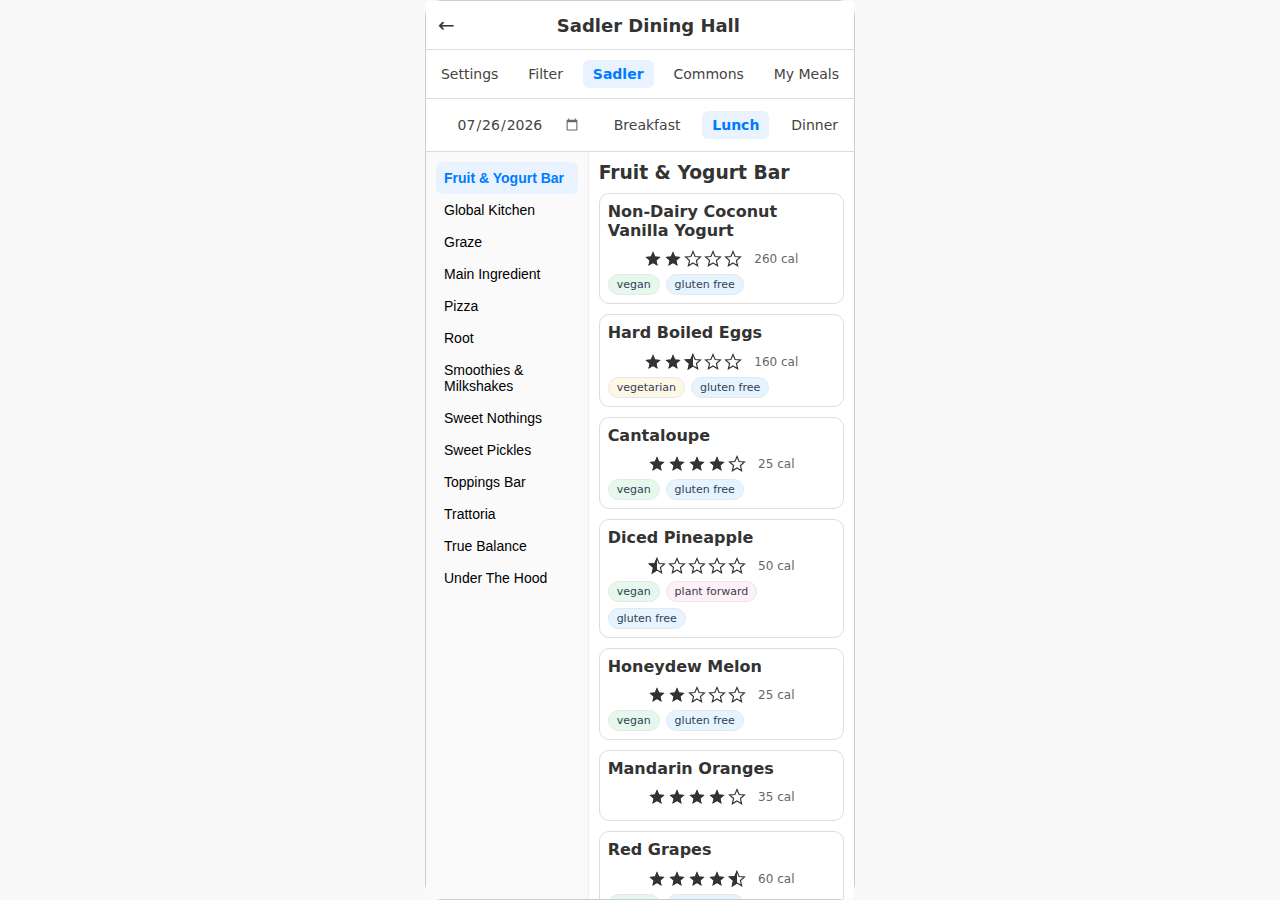
<file: hf_prototype/index.html>
<!DOCTYPE html>
<html lang="en">
  <head>
    <meta charset="UTF-8" />
    <meta http-equiv="refresh" content="0; url=sadler.html" />
    <script>
      // JavaScript fallback (works if meta refresh fails)
      window.location.href = "sadler.html";
    </script>
    <title>Redirecting...</title>
  </head>
  <body>
    <p>Redirecting to Sadler Dining Hall...</p>
  </body>
</html>
</file>
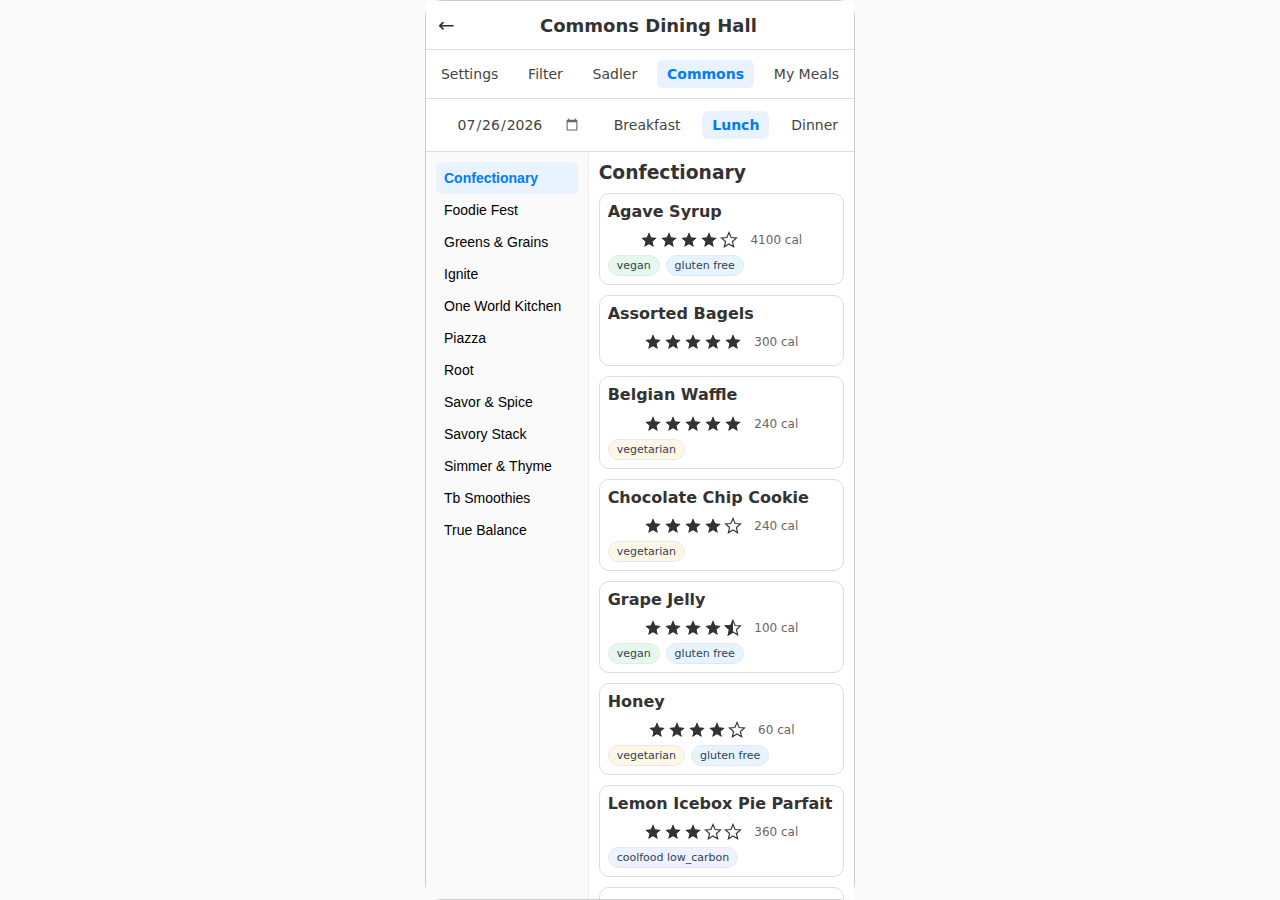
<file: hf_prototype/commons.html>
<!DOCTYPE html>
<html lang="en">
<head>
  <meta charset="UTF-8" />
  <meta name="viewport" content="width=device-width, initial-scale=1.0" />
  <title>Commons Dining Hall – Smart Bytes</title>
  <link rel="stylesheet" href="style/main.css" />
</head>
<body>
  <header>
    <a class="back" href="commons.html">&#8592;</a>
    <h1>Commons Dining Hall</h1>
  </header>

  <nav>
    <a href="settings.html">Settings</a>
    <a href="#" id="filter-link">Filter</a>
    <a href="sadler.html">Sadler</a>
    <a href="commons.html" class="active">Commons</a>
    <a href="my-meals.html">My Meals</a>
  </nav>

  <!-- DR5 meal/date nav (inline date picker, no modal) -->
  <nav class="meal-nav" aria-label="Meal and date navigation">
    <input type="date" id="meal-date-input" class="meal-date" aria-label="Select date" />
    <button type="button" class="meal-btn" data-meal="breakfast" aria-pressed="false">Breakfast</button>
    <button type="button" class="meal-btn" data-meal="lunch" aria-pressed="false">Lunch</button>
    <button type="button" class="meal-btn" data-meal="dinner" aria-pressed="false">Dinner</button>
  </nav>

  <div class="container">
    <div class="sidebar" id="sidebar"></div>
    <div class="menu-content" id="menuContent"></div>
  </div>

    <!-- Modal (shared template) -->
  <div id="itemModal" class="modal hidden">
    <div class="modal-content">
      <button class="close-btn" aria-label="Close">×</button>
      <div class="img-frame">
      <img id="modal-img" alt="">
      </div>
      <h2 id="modal-title"></h2>
      <p id="modal-calories"></p>
      <p id="modal-desc"></p>
      <div id="modal-badges" class="badges"></div>
      <button id="modalAddBtn" type="button" class="eat-btn eat-btn--primary">
      Add to My Meals
      </button>
    </div>
  </div>

  <script src="scripts/menu-modal.js"></script>
  <script src="scripts/menu-loader.js"></script>
  <script src="scripts/menu-scroll.js"></script>
  <script src="scripts/meal-nav.js" defer></script>
  <script src="scripts/cart.js" defer></script>
</body>
</html>
</file>
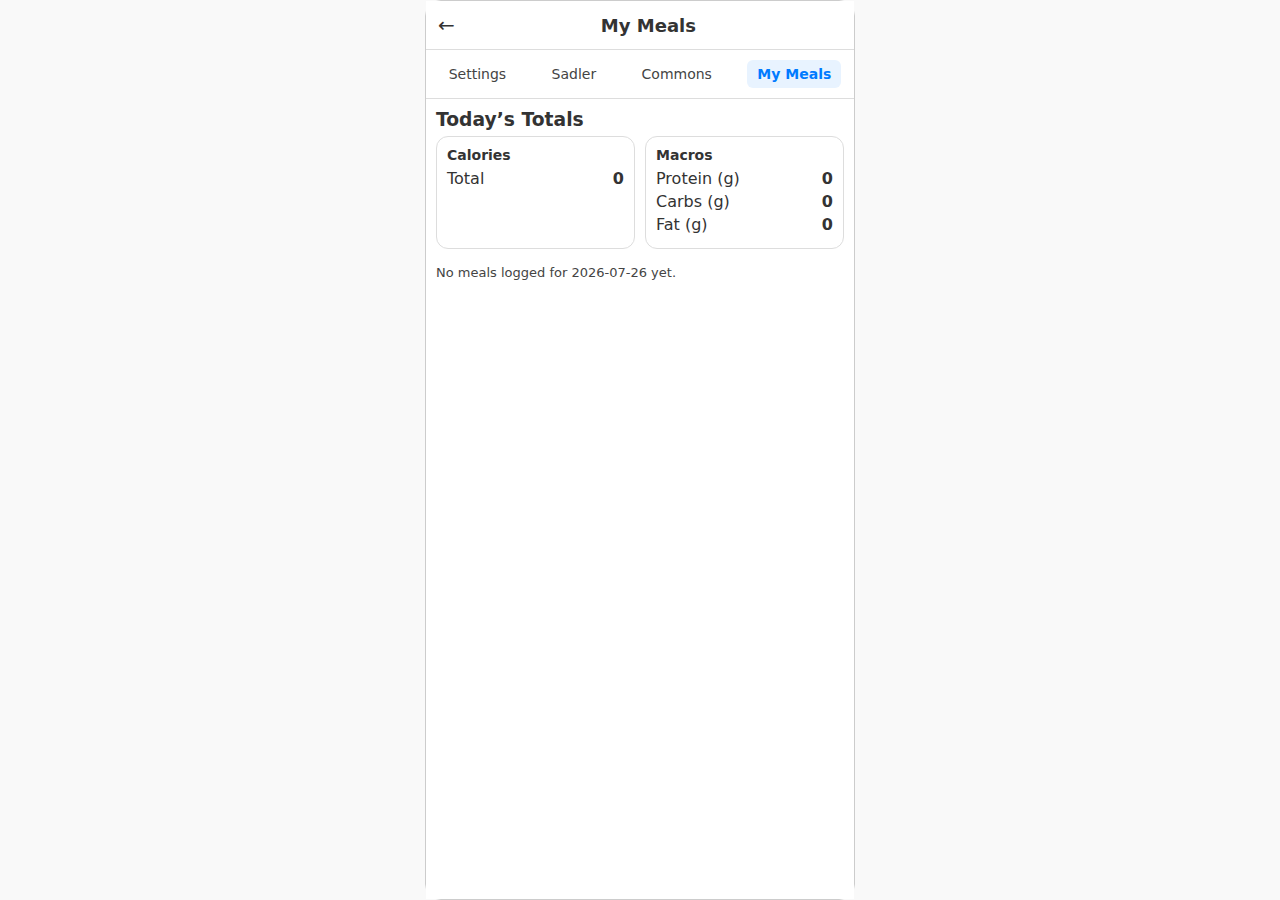
<file: hf_prototype/my-meals.html>
<!DOCTYPE html>
<html lang="en">
<head>
  <meta charset="UTF-8" />
  <meta name="viewport" content="width=device-width, initial-scale=1.0"/>
  <title>My Meals – Smart Bytes</title>
  <link rel="stylesheet" href="style/main.css"/>
</head>
<body>
  <header>
    <a class="back" href="sadler.html">&#8592;</a>
    <h1>My Meals</h1>
  </header>

  <nav>
    <a href="settings.html">Settings</a>
    <a href="sadler.html">Sadler</a>
    <a href="commons.html">Commons</a>
    <a href="my-meals.html" class="active">My Meals</a>
  </nav>

  <div class="container">
    <div class="menu-content" style="width:100%">
      <section class="section">
        <h3>Today’s Totals</h3>
        <div class="stats-wrap">
          <div class="stat-card">
            <h4>Calories</h4>
            <div class="stat-row"><span>Total</span><span class="val" id="stat-cal">0</span></div>
          </div>
          <div class="stat-card">
            <h4>Macros</h4>
            <div class="stat-row"><span>Protein (g)</span><span class="val" id="stat-pro">0</span></div>
            <div class="stat-row"><span>Carbs (g)</span><span class="val" id="stat-carbs">0</span></div>
            <div class="stat-row"><span>Fat (g)</span><span class="val" id="stat-fat">0</span></div>
          </div>
        </div>
        <div class="meal-list" id="meal-list"></div>
      </section>
    </div>
  </div>

  <script src="scripts/meal-nav.js" defer></script>
  <script src="scripts/cart.js" defer></script>
</body>
</html>
</file>
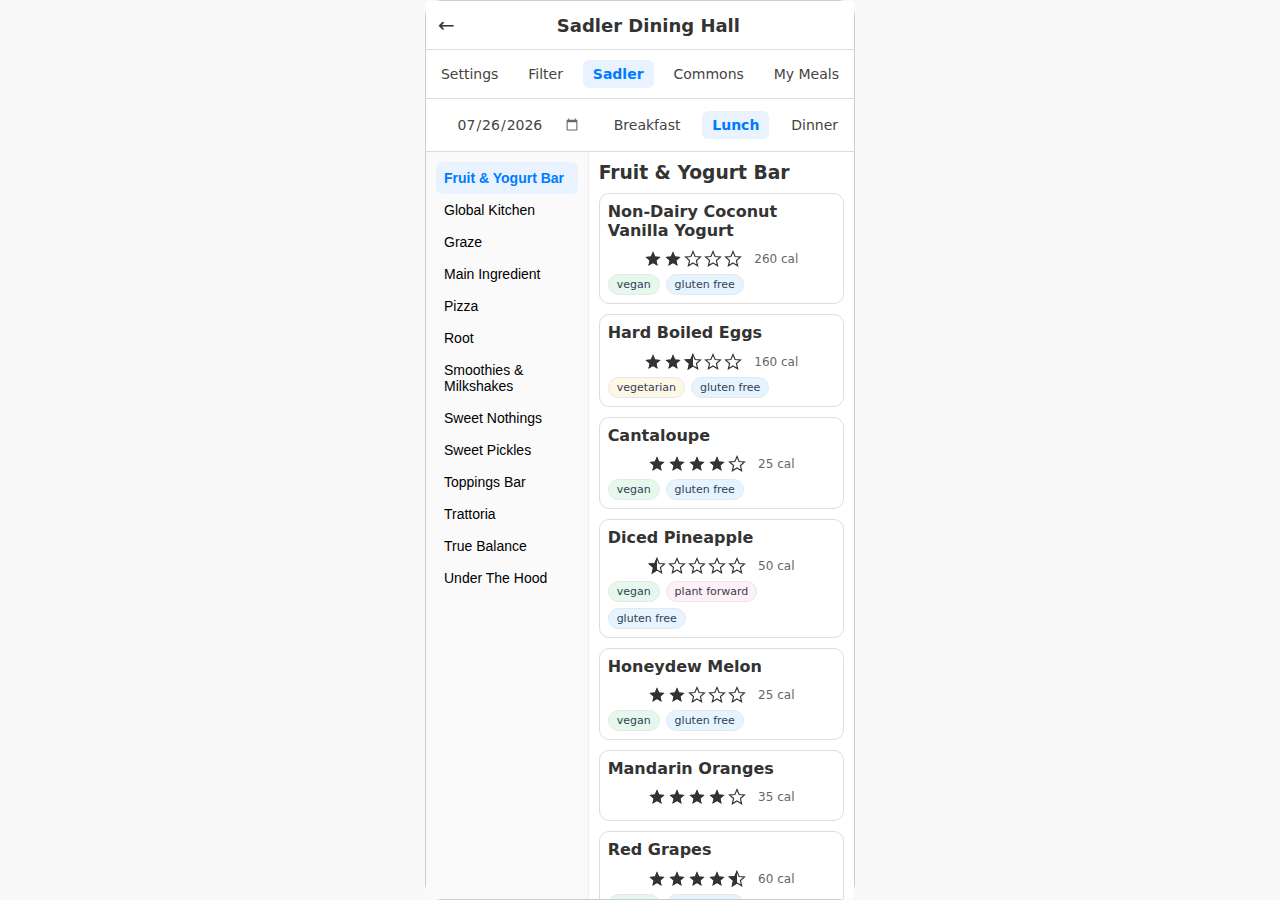
<file: hf_prototype/sadler.html>
<!DOCTYPE html>
<html lang="en">
<head>
  <meta charset="UTF-8" />
  <meta name="viewport" content="width=device-width, initial-scale=1.0" />
  <title>Sadler Dining Hall – Smart Bytes</title>
  <link rel="stylesheet" href="style/main.css" />
</head>
<body>
  <header>
    <a class="back" href="sadler.html">&#8592;</a>
    <h1>Sadler Dining Hall</h1>
  </header>

  <nav>
    <a href="settings.html">Settings</a>
    <a href="#" id="filter-link">Filter</a>
    <a href="sadler.html" class="active">Sadler</a>
    <a href="commons.html">Commons</a>
    <a href="my-meals.html">My Meals</a>
  </nav>

  <!-- DR5 meal/date nav (inline date picker, no modal) -->
  <nav class="meal-nav" aria-label="Meal and date navigation">
    <input type="date" id="meal-date-input" class="meal-date" aria-label="Select date" />
    <button type="button" class="meal-btn" data-meal="breakfast" aria-pressed="false">Breakfast</button>
    <button type="button" class="meal-btn" data-meal="lunch" aria-pressed="false">Lunch</button>
    <button type="button" class="meal-btn" data-meal="dinner" aria-pressed="false">Dinner</button>
  </nav>

  <div class="container">
    <div class="sidebar" id="sidebar"></div>
    <div class="menu-content" id="menuContent"></div>
  </div>

    <!-- Modal (shared template) -->
  <div id="itemModal" class="modal hidden">
    <div class="modal-content">
      <button class="close-btn" aria-label="Close">×</button>
      <div class="img-frame">
        <img id="modal-img" alt="">
      </div>
      <h2 id="modal-title"></h2>
      <p id="modal-calories"></p>
      <p id="modal-desc"></p>
      <div id="modal-badges" class="badges"></div>
      <button id="modalAddBtn" type="button" class="eat-btn eat-btn--primary">
      Add to My Meals
      </button>
    </div>
  </div>

  <script src="scripts/menu-modal.js"></script>
  <script src="scripts/menu-loader.js"></script>
  <script src="scripts/menu-scroll.js"></script>
  <script src="scripts/meal-nav.js" defer></script>
  <script src="scripts/cart.js" defer></script>
</body>
</html>
</file>
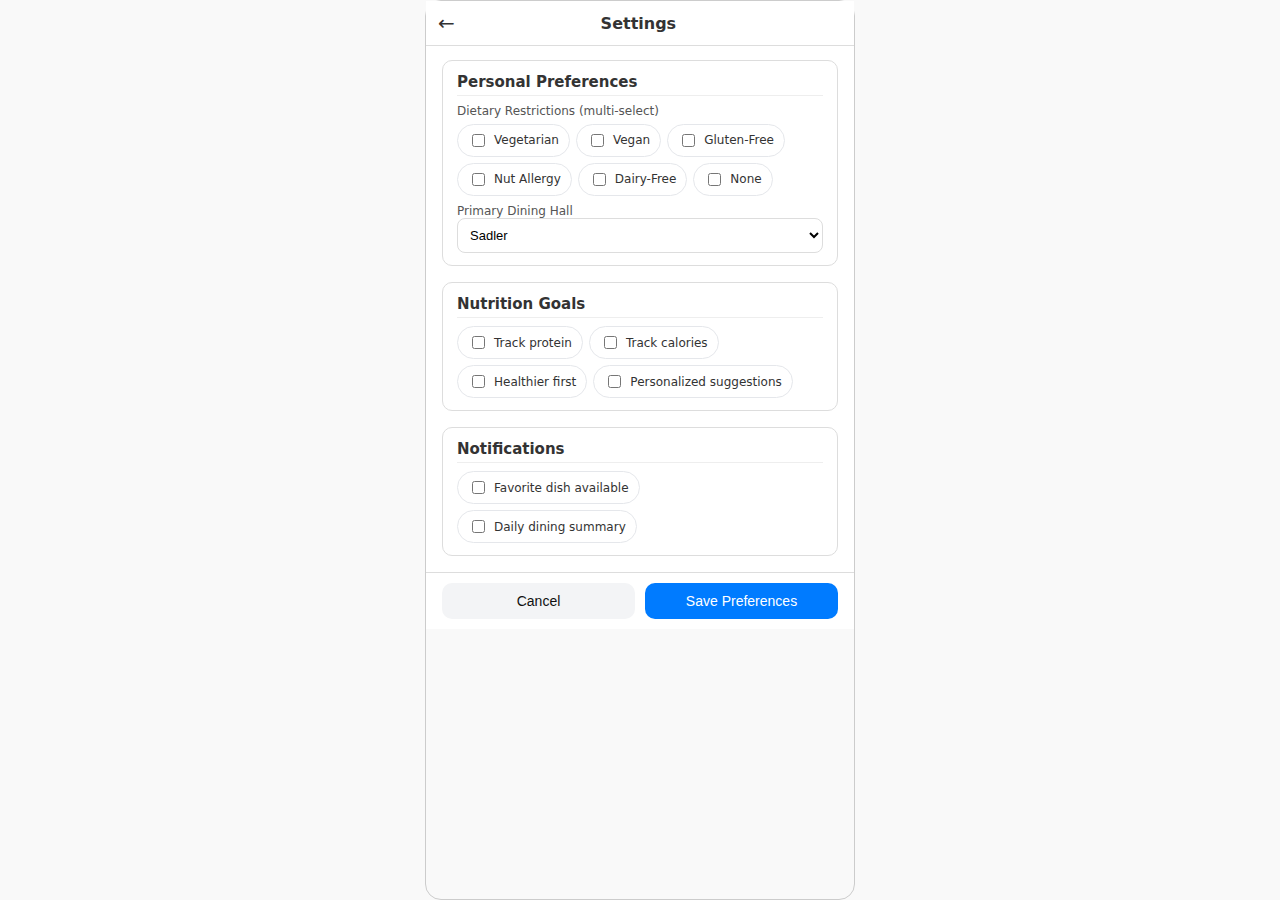
<file: hf_prototype/settings.html>
<!DOCTYPE html>
<html lang="en">
<head>
  <meta charset="UTF-8" />
  <meta name="viewport" content="width=device-width, initial-scale=1.0" />
  <title>Settings – Smart Bytes</title>
  <style>
    :root {
      --bg: #f9f9f9;
      --fg: #333;
      --card: #fff;
      --border: #ddd;
      --accent: #007bff;
      --muted: #666;
    }

    * {
      box-sizing: border-box;
    }

    body {
      margin: 0;
      font-family: "Inter", system-ui, -apple-system, Segoe UI, Roboto, Helvetica, Arial, sans-serif;
      background-color: var(--bg);
      color: var(--fg);
      max-width: 430px;
      margin: auto;
      border: 1px solid #ccc;
      border-radius: 16px;
      overflow-y: auto;
      height: 100vh;
    }

    header {
      display: flex;
      align-items: center;
      gap: 8px;
      background: var(--card);
      padding: 10px 12px;
      border-bottom: 1px solid var(--border);
      position: sticky;
      top: 0;
      z-index: 10;
    }

    header h1 {
      font-size: 16px;
      margin: 0 auto;
      text-align: center;
    }

    header a {
      font-size: 20px;
      color: inherit;
      text-decoration: none;
    }

    main {
      background: var(--card);
      padding: 14px 16px 16px;
      display: flex;
      flex-direction: column;
      gap: 16px;
    }

    .card {
      border: 1px solid var(--border);
      border-radius: 10px;
      padding: 12px 14px;
      background: var(--card);
    }

    .card h3 {
      margin: 0 0 8px;
      font-size: 15px;
      border-bottom: 1px solid #eee;
      padding-bottom: 4px;
    }

    label {
      display: flex;
      align-items: center;
      gap: 6px;
      font-size: 13px;
      line-height: 1.2;
    }

    select {
      width: 100%;
      padding: 8px;
      border: 1px solid #ddd;
      border-radius: 8px;
      font-size: 13px;
      background: #fff;
    }

    .chips {
      display: flex;
      flex-wrap: wrap;
      gap: 6px;
    }

    .chip {
      display: flex;
      align-items: center;
      gap: 6px;
      border: 1px solid #e5e7eb;
      border-radius: 999px;
      padding: 6px 10px;
      font-size: 12px;
      white-space: nowrap;
      background: #fff;
    }

    .footer {
      position: sticky;
      bottom: 0;
      background: var(--card);
      border-top: 1px solid var(--border);
      display: flex;
      justify-content: space-between;
      gap: 10px;
      padding: 10px 16px;
    }

    .btn {
      flex: 1;
      border: none;
      border-radius: 10px;
      padding: 10px 12px;
      font-size: 14px;
      cursor: pointer;
    }

    .btn.primary {
      background: var(--accent);
      color: #fff;
    }

    .btn.ghost {
      background: #f3f4f6;
      color: #111;
    }

    @media (max-width: 400px) {
      .chip {
        padding: 5px 8px;
        font-size: 11px;
      }
    }
  </style>
</head>
<body>
  <header>
    <a href="sadler.html">&#8592;</a>
    <h1>Settings</h1>
    <span style="width:20px"></span>
  </header>

  <main>
    <section class="card">
      <h3>Personal Preferences</h3>
      <div style="margin-bottom:8px;">
        <div style="font-size:12px;margin-bottom:6px;color:#555;">Dietary Restrictions (multi-select)</div>
        <div class="chips">
          <label class="chip"><input type="checkbox" name="diet" value="vegetarian">Vegetarian</label>
          <label class="chip"><input type="checkbox" name="diet" value="vegan">Vegan</label>
          <label class="chip"><input type="checkbox" name="diet" value="gluten_free">Gluten-Free</label>
          <label class="chip"><input type="checkbox" name="diet" value="nut_allergy">Nut Allergy</label>
          <label class="chip"><input type="checkbox" name="diet" value="dairy_free">Dairy-Free</label>
          <label class="chip"><input type="checkbox" name="diet" value="none">None</label>
        </div>
      </div>
      <label style="font-size:12px;color:#555;">Primary Dining Hall</label>
      <select>
        <option>Sadler</option>
        <option>Commons</option>
      </select>
    </section>

    <section class="card">
      <h3>Nutrition Goals</h3>
      <div class="chips">
        <label class="chip"><input type="checkbox" name="goals" value="protein">Track protein</label>
        <label class="chip"><input type="checkbox" name="goals" value="calories">Track calories</label>
        <label class="chip"><input type="checkbox" name="goals" value="healthy_first">Healthier first</label>
        <label class="chip"><input type="checkbox" name="goals" value="personalized">Personalized suggestions</label>
      </div>
    </section>

    <section class="card">
      <h3>Notifications</h3>
      <div class="chips">
        <label class="chip"><input type="checkbox" name="notify" value="favorite">Favorite dish available</label>
        <label class="chip"><input type="checkbox" name="notify" value="daily_summary">Daily dining summary</label>
      </div>
    </section>
  </main>

  <div class="footer">
    <button class="btn ghost" onclick="history.back()">Cancel</button>
    <button class="btn primary" id="saveBtn">Save Preferences</button>
  </div>

  <script>
    // Keep "None" mutually exclusive
    const none = document.querySelector('input[name="diet"][value="none"]');
    const others = document.querySelectorAll('input[name="diet"]:not([value="none"])');
    if (none) {
      none.addEventListener('change', () => {
        if (none.checked) others.forEach(cb => cb.checked = false);
      });
      others.forEach(cb => cb.addEventListener('change', () => {
        if (cb.checked) none.checked = false;
      }));
    }

    document.getElementById('saveBtn')?.addEventListener('click', () => {
    window.location.href = 'sadler.html';
    });
  </script>
</body>
</html>
</file>
<file: hf_prototype/style/main.css>
:root {
  --bg: #f9f9f9;
  --fg: #333;
  --card: #fff;
  --border: #ddd;
  --accent: #007bff;
  --muted: #666;

  --badge: #eef2ff;
  --badge-text: #334155;
  --badge-vegan: #e6f7ec;
  --badge-veg: #fff7e6;
  --badge-gf: #e6f4ff;
  --badge-pf: #fff0f6;
  --badge-ew: #e8fff3;
}

* {
  box-sizing: border-box;
}

html, body { height: 100%; }

body {
  display: flex;
  flex-direction: column;
  height: 100vh;      /* lock viewport height */
  overflow: hidden;   /* only inner content scrolls */
}

body {
  margin: 0;
  font-family: "Inter", system-ui, -apple-system, Segoe UI, Roboto, Helvetica, Arial, sans-serif;
  background: var(--bg);
  color: var(--fg);
  max-width: 430px;
  margin: auto;
  border: 1px solid #ccc;
  border-radius: 16px;
  overflow: hidden;
}

/* HEADER */
header {
  display: flex;
  align-items: center;
  background: var(--card);
  padding: 12px;
  border-bottom: 1px solid var(--border);
}

header h1 {
  font-size: 18px;
  margin: 0 auto;
  text-align: center;
}

header a.back {
  font-size: 20px;
  text-decoration: none;
  color: inherit;
}

/* NAVIGATION */
nav {
  display: flex;
  justify-content: space-around;
  background: var(--card);
  border-bottom: 1px solid var(--border);
  padding: 10px 0;
}

nav a {
  text-decoration: none;
  color: #444;
  font-size: 14px;
  padding: 6px 10px;
  border-radius: 6px;
  transition: all 0.2s ease;
}

nav a:hover {
  color: var(--accent);
}

nav a.active {
  background: #e8f3ff;
  color: var(--accent);
  font-weight: 600;
}

/* MAIN CONTAINER */
.container {
  display: flex;
  background: var(--card);
  flex: 1 1 auto;     /* fill remaining height under header+navs */
  min-height: 0;      /* REQUIRED so children can actually scroll */
  overflow: hidden;   /* no double scrollbars */
}


/* SIDEBAR */
.sidebar {
  width: 38%;
  border-right: 1px solid #eee;
  background: #fafafa;
  padding: 10px;
  overflow-y: auto;
  scroll-behavior: smooth;
}

.sidebar button {
  display: block;
  background: none;
  border: none;
  text-align: left;
  width: 100%;
  padding: 8px;
  font-size: 14px;
  cursor: pointer;
  border-radius: 6px;
  transition: all 0.2s ease;
}

.sidebar button:hover {
  background: #f0f4ff;
}

.sidebar button.active {
  background: #e8f3ff;
  color: var(--accent);
  font-weight: 600;
}

.sidebar,
.menu-content {
  overflow-y: auto;   /* you already have this */
  height: auto;       /* ensure flex governs height */
  min-height: 0;      /* REQUIRED for proper inner scrolling */
}


/* MENU CONTENT */
.menu-content {
  width: 62%;
  padding: 10px;
  overflow-y: auto;
  scroll-behavior: smooth;
  height: 100%;
}

.section {
  margin-bottom: 40px;
}

.section h3 {
  margin: 0 0 6px 0;
}

/* MENU ITEMS */
.item {
  padding: 8px;
  border: 1px solid var(--border);
  border-radius: 10px;
  margin: 10px 0;
  background: #fff;
  transition: box-shadow 0.2s ease;
}

.item:hover {
  box-shadow: 0 2px 6px rgba(0, 0, 0, 0.05);
}

.item-title {
  font-weight: 600;
  display: flex;
  align-items: baseline;
  justify-content: space-between;
}

.cal {
  color: var(--muted);
  font-size: 12px;
  margin-left: 6px;
}

.desc {
  color: #444;
  font-size: 13px;
  margin-top: 4px;
}

.badges {
  display: flex;
  flex-wrap: wrap;
  gap: 6px;
  margin-top: 6px;
}

/* BADGES */
.badge {
  font-size: 11px;
  padding: 3px 8px;
  border-radius: 999px;
  background: var(--badge);
  color: var(--badge-text);
  border: 1px solid #e5e7eb;
}

.b-vegan {
  background: var(--badge-vegan);
}

.b-veg {
  background: var(--badge-veg);
}

.b-gf {
  background: var(--badge-gf);
}

.b-pf {
  background: var(--badge-pf);
}

.b-ew {
  background: var(--badge-ew);
}

/* === Modal Styles === */
.modal {
  position: fixed;
  top: 0; left: 0;
  width: 100%; height: 100%;
  background: rgba(0,0,0,0.4);
  display: flex;
  align-items: center;
  justify-content: center;
  z-index: 1000;
  transition: opacity 0.25s ease;
}
.modal.hidden { opacity: 0; pointer-events: none; }

.modal-content {
  background: var(--card);
  border-radius: 12px;
  max-width: 380px;
  width: 90%;
  padding: 16px;
  box-shadow: 0 4px 16px rgba(0,0,0,0.3);
  text-align: center;
  position: relative;
}

.modal-img {
  width: 100%;
  height: 150px;
  object-fit: cover;
  border-radius: 10px;
  margin-bottom: 10px;
  background: #eee;
}

.close-btn {
  position: absolute;
  right: 12px;
  top: 10px;
  font-size: 22px;
  color: #444;
  cursor: pointer;
}
.close-btn:hover { color: var(--accent); }

/* LIST VIEW: title + stars + tags */
.item .item-line {
  display: flex;
  align-items: center;
  justify-content: space-between;
  gap: 10px;
  margin-bottom: 6px;
}
.item .name {
  font-weight: 600;
  line-height: 1.2;
}

/* STARS (overlay technique for 0.5) */
.stars {
  display: inline-flex;
  align-items: center;
  gap: 2px;
  white-space: nowrap;
  user-select: none;
  font-size: 0; /* avoid gaps */
}
.star {
  position: relative;
  width: 18px;
  height: 18px;
  display: inline-block;
}
.star-svg {
  width: 18px;
  height: 18px;
}
.star > .fill {
  position: absolute;
  left: 0;
  top: 0;
  height: 100%;
  overflow: hidden; /* controls half fill */
}
.star.empty .star-svg path {
  fill: none;
  stroke: currentColor;
  stroke-width: 1.5;
}
.star.full .star-svg path,
.star.half .fill .star-svg path {
  fill: currentColor;
}
.star.half .star-svg path {
  /* bottom outline under the fill */
  fill: none;
  stroke: currentColor;
  stroke-width: 1.5;
}

/* --- Modal & stars patch --- */
.modal .stars { margin-left: 6px; vertical-align: middle; }
.modal .star { width: 18px; height: 18px; }

/* Stars (shared) */
.stars { display:inline-flex; align-items:center; gap:2px; white-space:nowrap; user-select:none; font-size:0; }
.star { position:relative; width:18px; height:18px; display:inline-block; }
.star-svg { width:18px; height:18px; }
.star > .fill { position:absolute; left:0; top:0; height:100%; overflow:hidden; }
.star.empty .star-svg path { fill:none; stroke:currentColor; stroke-width:1.5; }
.star.full .star-svg path, .star.half .fill .star-svg path { fill:currentColor; }
.star.half .star-svg path { fill:none; stroke:currentColor; stroke-width:1.5; }

/* List view row */
.item .item-line { display:flex; align-items:center; justify-content:space-between; gap:10px; margin-bottom:6px; }
.item .name { font-weight:600; line-height:1.2; }

.img-frame{
  position:relative;
  width:100%;
  aspect-ratio:4/3;
  overflow:hidden;
  background:#f3f4f6;
  border-radius:12px;
}
.img-frame>img{
  width:100%;
  height:100%;
  display:block;
  object-fit:cover;
  object-position:center;
}
.modal .img-frame{
  max-height:min(60vh,520px);
}

#itemModal .modal-content{position:relative;}
#itemModal .close-btn{
  position:absolute;
  top:12px;
  right:12px;
  z-index:5;
  width:44px;
  height:44px;
  display:flex;
  align-items:center;
  justify-content:center;
  font-size:24px;
  line-height:1;
  background:rgba(0,0,0,.55);
  color:#fff;
  border:0;
  border-radius:9999px;
  cursor:pointer;
}
#itemModal .close-btn:hover{background:rgba(0,0,0,.7);}
#itemModal .close-btn:focus{outline:2px solid #fff; outline-offset:2px;}

/* ===== DR5: Meal/Date top nav (inline date picker, no modal) ===== */
.meal-nav {
  z-index: 900;
  display: flex;
  justify-content: space-around;
  align-items: center;
  background: var(--card);
  border-bottom: 1px solid var(--border);
  padding: 10px 0;
}


/* Shared button/date input styling */
.meal-btn,
.meal-date {
  border: none;
  background: transparent;
  color: #444;
  font: inherit;
  font-size: 14px;
  padding: 6px 10px;
  border-radius: 6px;
  cursor: pointer;
  transition: all 0.2s ease;
  text-align: center;
}

.meal-btn:hover,
.meal-date:hover {
  color: var(--accent);
}

.meal-btn.active,
.meal-btn[aria-pressed="true"] {
  background: #e8f3ff;
  color: var(--accent);
  font-weight: 600;
}

/* Style the inline date picker to match the nav look */
.meal-date {
  appearance: none;
  -webkit-appearance: none;
  border: 1px solid transparent;
  background: transparent;
  text-align: center;
}

.meal-date::-webkit-calendar-picker-indicator {
  filter: invert(40%);
  cursor: pointer;
  margin-left: 6px;
}

/* === Eat/Add button === */
.eat-btn {
  display: inline-block;
  border: 1px solid var(--border);
  background: #f8f8f8;
  padding: 6px 10px;
  border-radius: 8px;
  font: inherit;
  cursor: pointer;
  transition: all .2s ease;
  margin-top: 8px;
}
.eat-btn:hover { background: #eef2ff; border-color: #cfe0ff; }

/* === My Meals / Stats === */
.stats-wrap {
  display: grid;
  grid-template-columns: repeat(2, 1fr);
  gap: 10px;
  margin-bottom: 12px;
}
.stat-card {
  background: var(--card);
  border: 1px solid var(--border);
  border-radius: 12px;
  padding: 10px;
}
.stat-card h4 {
  margin: 0 0 6px 0;
  font-size: 14px;
}
.stat-row { display: flex; justify-content: space-between; margin: 4px 0; }
.stat-row .val { font-weight: 600; }

.meal-list { margin-top: 16px; }
.meal-entry {
  border: 1px solid var(--border);
  border-radius: 10px;
  padding: 10px;
  margin-bottom: 10px;
  background: #fff;
}
.meal-entry .line { display: flex; justify-content: space-between; gap: 10px; }
.meal-entry .meta { color: var(--muted); font-size: 12px; }

.entry-actions {
  display: flex; gap: 8px; margin-top: 8px; flex-wrap: wrap;
}
.entry-actions .del-btn {
  border: 1px solid #e11d48;
  color: #e11d48;
  background: #fff1f2;
  padding: 6px 10px;
  border-radius: 8px;
  cursor: pointer;
}
.entry-actions .del-btn:hover { background: #ffe4e6; }

/* === Item actions: review + add === */
.item-actions {
  display: flex;
  align-items: center;
  gap: 10px;
  margin-top: 8px;
  flex-wrap: wrap;
}

.eat-btn {
  display: inline-block;
  border: 1px solid var(--border);
  background: #f8f8f8;
  padding: 6px 10px;
  border-radius: 8px;
  font: inherit;
  cursor: pointer;
  transition: all .2s ease;
}
.eat-btn:hover { background: #eef2ff; border-color: #cfe0ff; }

/* Inline review stars (compact) */
.review-wrap { display:flex; align-items:center; gap:6px; }
.review-label { font-size:12px; color:var(--muted); }

.review-stars { display:inline-flex; gap:2px; user-select:none; }
.review-stars .star { width:16px; height:16px; }
.review-stars .star-svg { width:16px; height:16px; }

/* === Add-to-cart buttons === */
.eat-btn {
  border: 1px solid var(--border);
  background: #f8f8f8;
  padding: 6px 10px;
  border-radius: 8px;
  font: inherit;
  cursor: pointer;
  transition: all .2s ease;
}
.eat-btn:hover { background: #eef2ff; border-color: #cfe0ff; }

/* Small inline button on list cards */
.eat-btn--small {
  padding: 4px 8px;
  font-size: 12px;
}

/* Primary button inside modal */
.eat-btn--primary {
  display: inline-flex;
  align-items: center;
  justify-content: center;
  width: 100%;
  padding: 10px 14px;
  font-weight: 600;
  background: #e8f3ff;
  border: 1px solid #cfe0ff;
  color: var(--accent);
  margin-top: 10px;
}
.eat-btn--primary:hover {
  background: #dcecff;
  border-color: #b8d5ff;
}


/* Quick toast for add feedback */
.toast-fixed {
  position: fixed;
  left: 50%;
  bottom: 24px;
  transform: translateX(-50%) translateY(20px);
  background: rgba(17, 24, 39, 0.92);
  color: #fff;
  padding: 10px 14px;
  border-radius: 10px;
  font-size: 14px;
  opacity: 0;
  transition: all .25s ease;
  pointer-events: none;
  z-index: 2000;
}
.toast-fixed.show {
  opacity: 1;
  transform: translateX(-50%) translateY(0);
}

/* Subtle success pulse on the modal button */
.eat-btn--primary.added {
  animation: pulseAdded 0.8s ease;
}
@keyframes pulseAdded {
  0%   { transform: scale(1); }
  25%  { transform: scale(1.03); box-shadow: 0 6px 20px rgba(0,0,0,0.12); }
  100% { transform: scale(1); box-shadow: none; }
}

/* Quick toast */
.toast-fixed {
  position: fixed;
  left: 50%;
  bottom: 24px;
  transform: translateX(-50%) translateY(20px);
  background: rgba(17,24,39,.92);
  color: #fff;
  padding: 10px 14px;
  border-radius: 10px;
  font-size: 14px;
  opacity: 0;
  transition: all .25s ease;
  pointer-events: none;
  z-index: 2000;
}
.toast-fixed.show { opacity: 1; transform: translateX(-50%) translateY(0); }

/* Small visual while adding */
.eat-btn--primary:disabled { opacity: .75; }

/* Centered popup for date restriction */
.sb-alert-backdrop {
  position: fixed;
  inset: 0;
  background: rgba(17, 24, 39, 0.45);
  display: none;
  align-items: center;
  justify-content: center;
  z-index: 1500;
}
.sb-alert-backdrop.show { display: flex; }

.sb-alert {
  background: #fff;
  border: 1px solid var(--border);
  border-radius: 12px;
  width: min(360px, 92vw);
  padding: 16px;
  box-shadow: 0 10px 30px rgba(0,0,0,0.15);
  text-align: left;
}
.sb-alert-title {
  font-weight: 700;
  margin-bottom: 6px;
  color: #111827;
}
.sb-alert-msg {
  font-size: 14px;
  color: #374151;
  white-space: pre-line; /* keep newline between sentences */
  margin-bottom: 12px;
}
.sb-alert-btn {
  display: inline-flex;
  align-items: center;
  justify-content: center;
  padding: 8px 12px;
  border-radius: 8px;
  border: 1px solid #cfe0ff;
  background: #e8f3ff;
  color: var(--accent);
  font-weight: 600;
  cursor: pointer;
}

/* existing toast styles (if not already present) */
.toast-fixed {
  position: fixed;
  left: 50%;
  bottom: 24px;
  transform: translateX(-50%) translateY(20px);
  background: rgba(17,24,39,.92);
  color: #fff;
  padding: 10px 14px;
  border-radius: 10px;
  font-size: 14px;
  opacity: 0;
  transition: all .25s ease;
  pointer-events: none;
  z-index: 2000;
}
.toast-fixed.show { opacity: 1; transform: translateX(-50%) translateY(0); }

/* === Filter modal (Sadler / Commons) === */

.filter-backdrop {
  position: fixed;
  inset: 0;
  background: rgba(15, 23, 42, 0.45);
  display: none;
  align-items: center;
  justify-content: center;
  z-index: 1600;
}

.filter-backdrop.open {
  display: flex;
}

.filter-modal {
  background: #fff;
  border-radius: 16px;
  padding: 16px;
  width: min(380px, 92vw);
  box-shadow: 0 18px 45px rgba(0,0,0,0.18);
}

.filter-modal h2 {
  margin: 0 0 8px 0;
  font-size: 18px;
}

.filter-section {
  margin-top: 10px;
  padding-top: 8px;
  border-top: 1px solid #e5e7eb;
}

.filter-section h3 {
  margin: 0 0 6px 0;
  font-size: 14px;
}

.filter-hint {
  margin: 0;
  font-size: 12px;
  color: var(--muted);
}

.filter-row {
  display: flex;
  gap: 8px;
  margin-top: 6px;
}

.filter-row label {
  flex: 1;
  font-size: 13px;
  display: flex;
  flex-direction: column;
  gap: 4px;
}

.filter-row input {
  padding: 6px 8px;
  border-radius: 8px;
  border: 1px solid #d1d5db;
  font: inherit;
}

.filter-tags {
  display: flex;
  flex-wrap: wrap;
  gap: 6px;
  margin-bottom: 6px;
}

.filter-chip {
  display: inline-flex;
  align-items: center;
  gap: 4px;
  font-size: 12px;
  padding: 4px 8px;
  border-radius: 999px;
  border: 1px solid #d1d5db;
  background: #f9fafb;
  cursor: pointer;
}

.filter-chip input {
  accent-color: var(--accent);
}

.filter-actions {
  display: flex;
  justify-content: flex-end;
  gap: 8px;
  margin-top: 14px;
}

.filter-actions button {
  padding: 6px 10px;
  border-radius: 8px;
  border: 1px solid #d1d5db;
  background: #f9fafb;
  font-size: 13px;
  cursor: pointer;
}

.filter-actions .filter-apply {
  border-color: var(--accent);
  background: #e8f3ff;
  color: var(--accent);
  font-weight: 600;
}

/* === Card layout fix: keep everything inside the content box === */

.item {
  display: block;           /* no !important so JS can use display:none */
  width: 100%;
  max-width: 100%;
  box-sizing: border-box;
  overflow: hidden;
}


/* Layout:
   line 1: name
   line 2: stars + calories
*/
.item-line {
  display: flex !important;
  flex-direction: column;
  align-items: flex-start;
  gap: 4px;
  margin-bottom: 6px;
}

/* Row with stars + calories */
.item-line > span:last-child {
  display: flex;
  align-items: center;
  gap: 6px;
}

/* Name fully left-justified and allowed to wrap */
.item .name {
  font-weight: 600;
  text-align: left;
  width: 100%;
  word-wrap: break-word;
  overflow-wrap: anywhere;
}

/* Stars stay compact and never stretch the card wider */
.item .stars {
  display: inline-flex;
  flex-shrink: 0;
  max-width: 100%;
}

/* Calories text on same row, left-aligned, small */
.item .cal {
  font-size: 12px;
  color: var(--muted);
}

/* Ensure the content column never scrolls horizontally */
.menu-content {
  overflow-y: auto;
  overflow-x: hidden;
}
</file>
